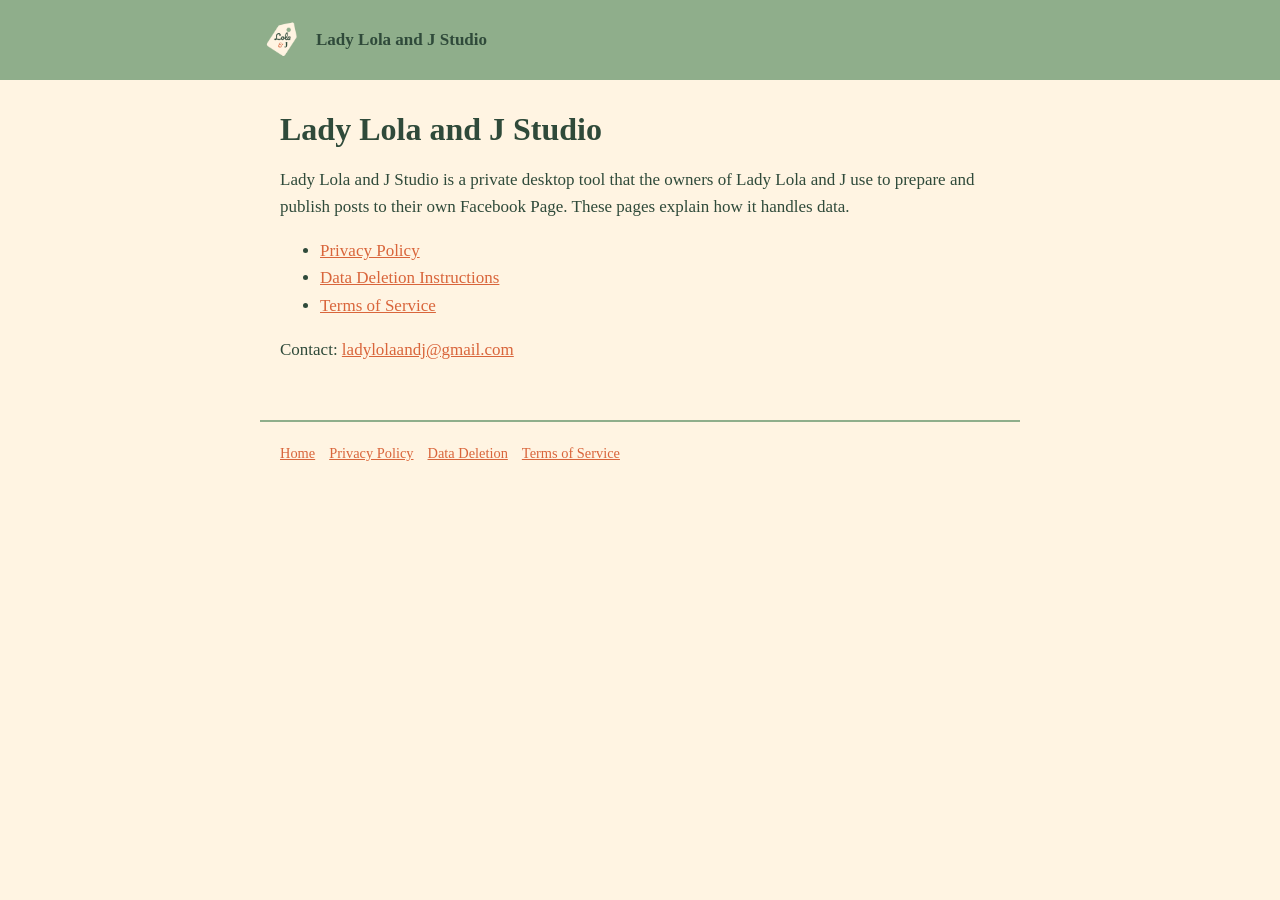
<file: index.html>
<!doctype html>
<html lang="en">
<head>
<meta charset="utf-8">
<meta name="viewport" content="width=device-width, initial-scale=1">
<title>Lady Lola and J Studio</title>
<meta name="description" content="Legal pages for the Lady Lola and J Studio app.">
<link rel="stylesheet" href="style.css">
</head>
<body>
<header><div class="in"><a href="index.html"><img src="app-icon-1024.png" alt="Lady Lola and J logo"> Lady Lola and J Studio</a></div></header>
<main>
<h1>Lady Lola and J Studio</h1>
<p>Lady Lola and J Studio is a private desktop tool that the owners of Lady Lola and J use to prepare and publish posts to their own Facebook Page. These pages explain how it handles data.</p>
<ul>
<li><a href="privacy.html">Privacy Policy</a></li>
<li><a href="data-deletion.html">Data Deletion Instructions</a></li>
<li><a href="terms.html">Terms of Service</a></li>
</ul>
<p>Contact: <a href="mailto:ladylolaandj@gmail.com">ladylolaandj@gmail.com</a></p>
</main>
<footer><a href="index.html">Home</a><a href="privacy.html">Privacy Policy</a><a href="data-deletion.html">Data Deletion</a><a href="terms.html">Terms of Service</a></footer>
</body>
</html>
</file>
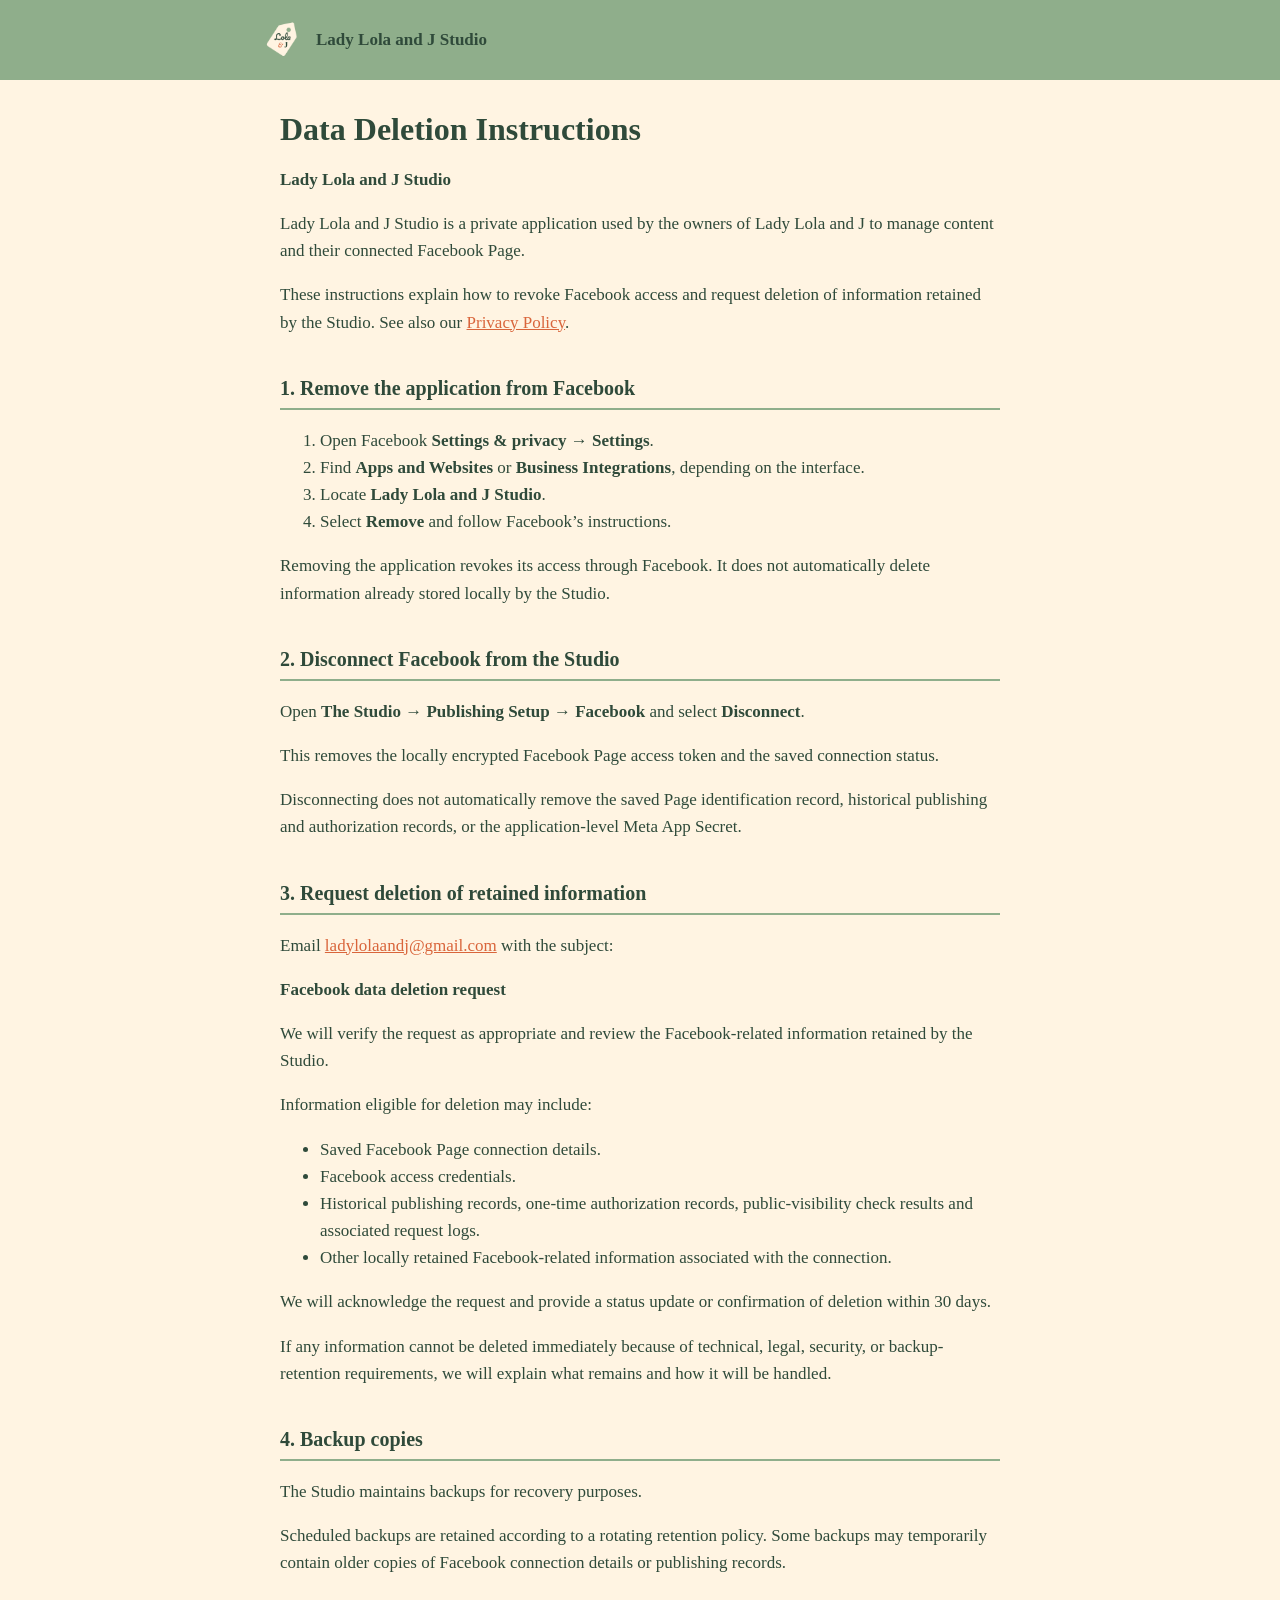
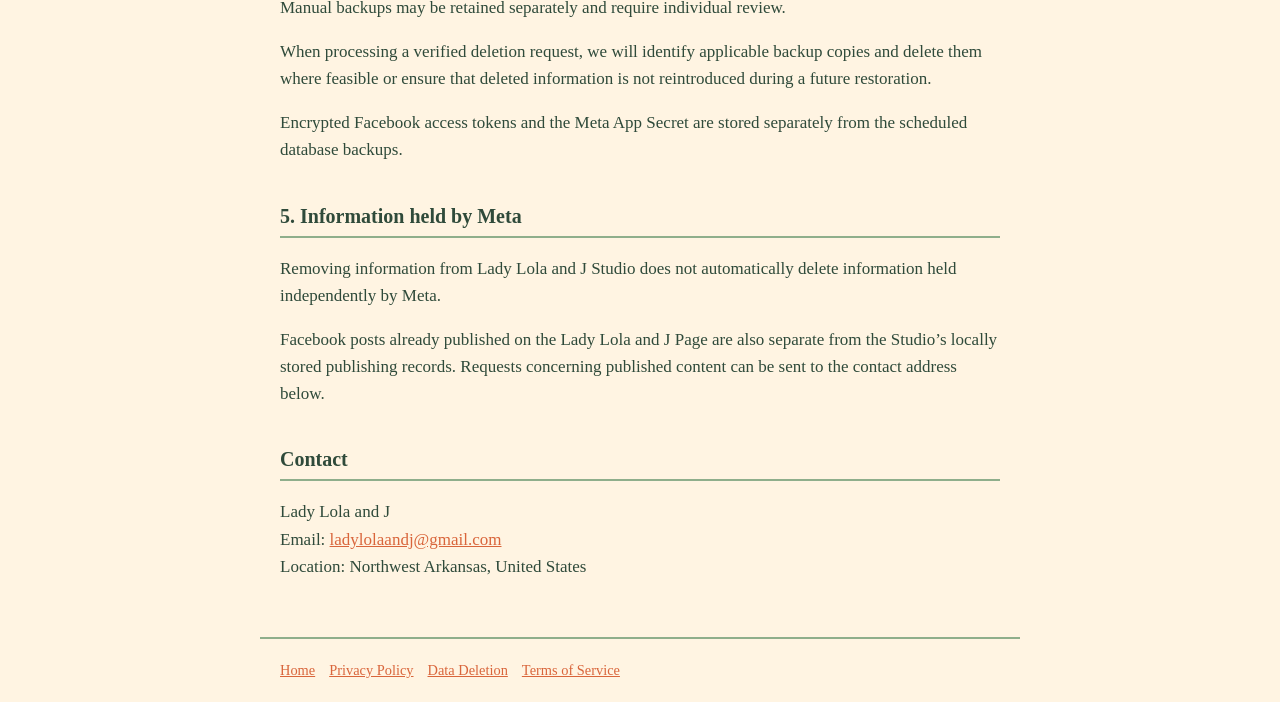
<file: data-deletion.html>
<!doctype html>
<html lang="en">
<head>
<meta charset="utf-8">
<meta name="viewport" content="width=device-width, initial-scale=1">
<title>Data Deletion Instructions - Lady Lola and J Studio</title>
<meta name="description" content="How to revoke Facebook access to the Lady Lola and J Studio app and request deletion of retained information.">
<link rel="stylesheet" href="style.css">
</head>
<body>
<header><div class="in"><a href="index.html"><img src="app-icon-1024.png" alt="Lady Lola and J logo"> Lady Lola and J Studio</a></div></header>
<main>
<h1>Data Deletion Instructions</h1>
<p><strong>Lady Lola and J Studio</strong></p>
<p>Lady Lola and J Studio is a private application used by the owners of Lady Lola and J to manage content and their connected Facebook Page.</p>
<p>These instructions explain how to revoke Facebook access and request deletion of information retained by the Studio. See also our <a href="privacy.html">Privacy Policy</a>.</p>

<h2>1. Remove the application from Facebook</h2>
<ol>
<li>Open Facebook <strong>Settings &amp; privacy</strong> &rarr; <strong>Settings</strong>.</li>
<li>Find <strong>Apps and Websites</strong> or <strong>Business Integrations</strong>, depending on the interface.</li>
<li>Locate <strong>Lady Lola and J Studio</strong>.</li>
<li>Select <strong>Remove</strong> and follow Facebook&rsquo;s instructions.</li>
</ol>
<p>Removing the application revokes its access through Facebook. It does not automatically delete information already stored locally by the Studio.</p>

<h2>2. Disconnect Facebook from the Studio</h2>
<p>Open <strong>The Studio</strong> &rarr; <strong>Publishing Setup</strong> &rarr; <strong>Facebook</strong> and select <strong>Disconnect</strong>.</p>
<p>This removes the locally encrypted Facebook Page access token and the saved connection status.</p>
<p>Disconnecting does not automatically remove the saved Page identification record, historical publishing and authorization records, or the application-level Meta App Secret.</p>

<h2>3. Request deletion of retained information</h2>
<p>Email <a href="mailto:ladylolaandj@gmail.com?subject=Facebook%20data%20deletion%20request">ladylolaandj@gmail.com</a> with the subject:</p>
<p><strong>Facebook data deletion request</strong></p>
<p>We will verify the request as appropriate and review the Facebook-related information retained by the Studio.</p>
<p>Information eligible for deletion may include:</p>
<ul>
<li>Saved Facebook Page connection details.</li>
<li>Facebook access credentials.</li>
<li>Historical publishing records, one-time authorization records, public-visibility check results and associated request logs.</li>
<li>Other locally retained Facebook-related information associated with the connection.</li>
</ul>
<p>We will acknowledge the request and provide a status update or confirmation of deletion within 30 days.</p>
<p>If any information cannot be deleted immediately because of technical, legal, security, or backup-retention requirements, we will explain what remains and how it will be handled.</p>

<h2>4. Backup copies</h2>
<p>The Studio maintains backups for recovery purposes.</p>
<p>Scheduled backups are retained according to a rotating retention policy. Some backups may temporarily contain older copies of Facebook connection details or publishing records.</p>
<p>Manual backups may be retained separately and require individual review.</p>
<p>When processing a verified deletion request, we will identify applicable backup copies and delete them where feasible or ensure that deleted information is not reintroduced during a future restoration.</p>
<p>Encrypted Facebook access tokens and the Meta App Secret are stored separately from the scheduled database backups.</p>

<h2>5. Information held by Meta</h2>
<p>Removing information from Lady Lola and J Studio does not automatically delete information held independently by Meta.</p>
<p>Facebook posts already published on the Lady Lola and J Page are also separate from the Studio&rsquo;s locally stored publishing records. Requests concerning published content can be sent to the contact address below.</p>

<h2>Contact</h2>
<p>Lady Lola and J<br>Email: <a href="mailto:ladylolaandj@gmail.com">ladylolaandj@gmail.com</a><br>Location: Northwest Arkansas, United States</p>
</main>
<footer><a href="index.html">Home</a><a href="privacy.html">Privacy Policy</a><a href="data-deletion.html">Data Deletion</a><a href="terms.html">Terms of Service</a></footer>
</body>
</html>
</file>
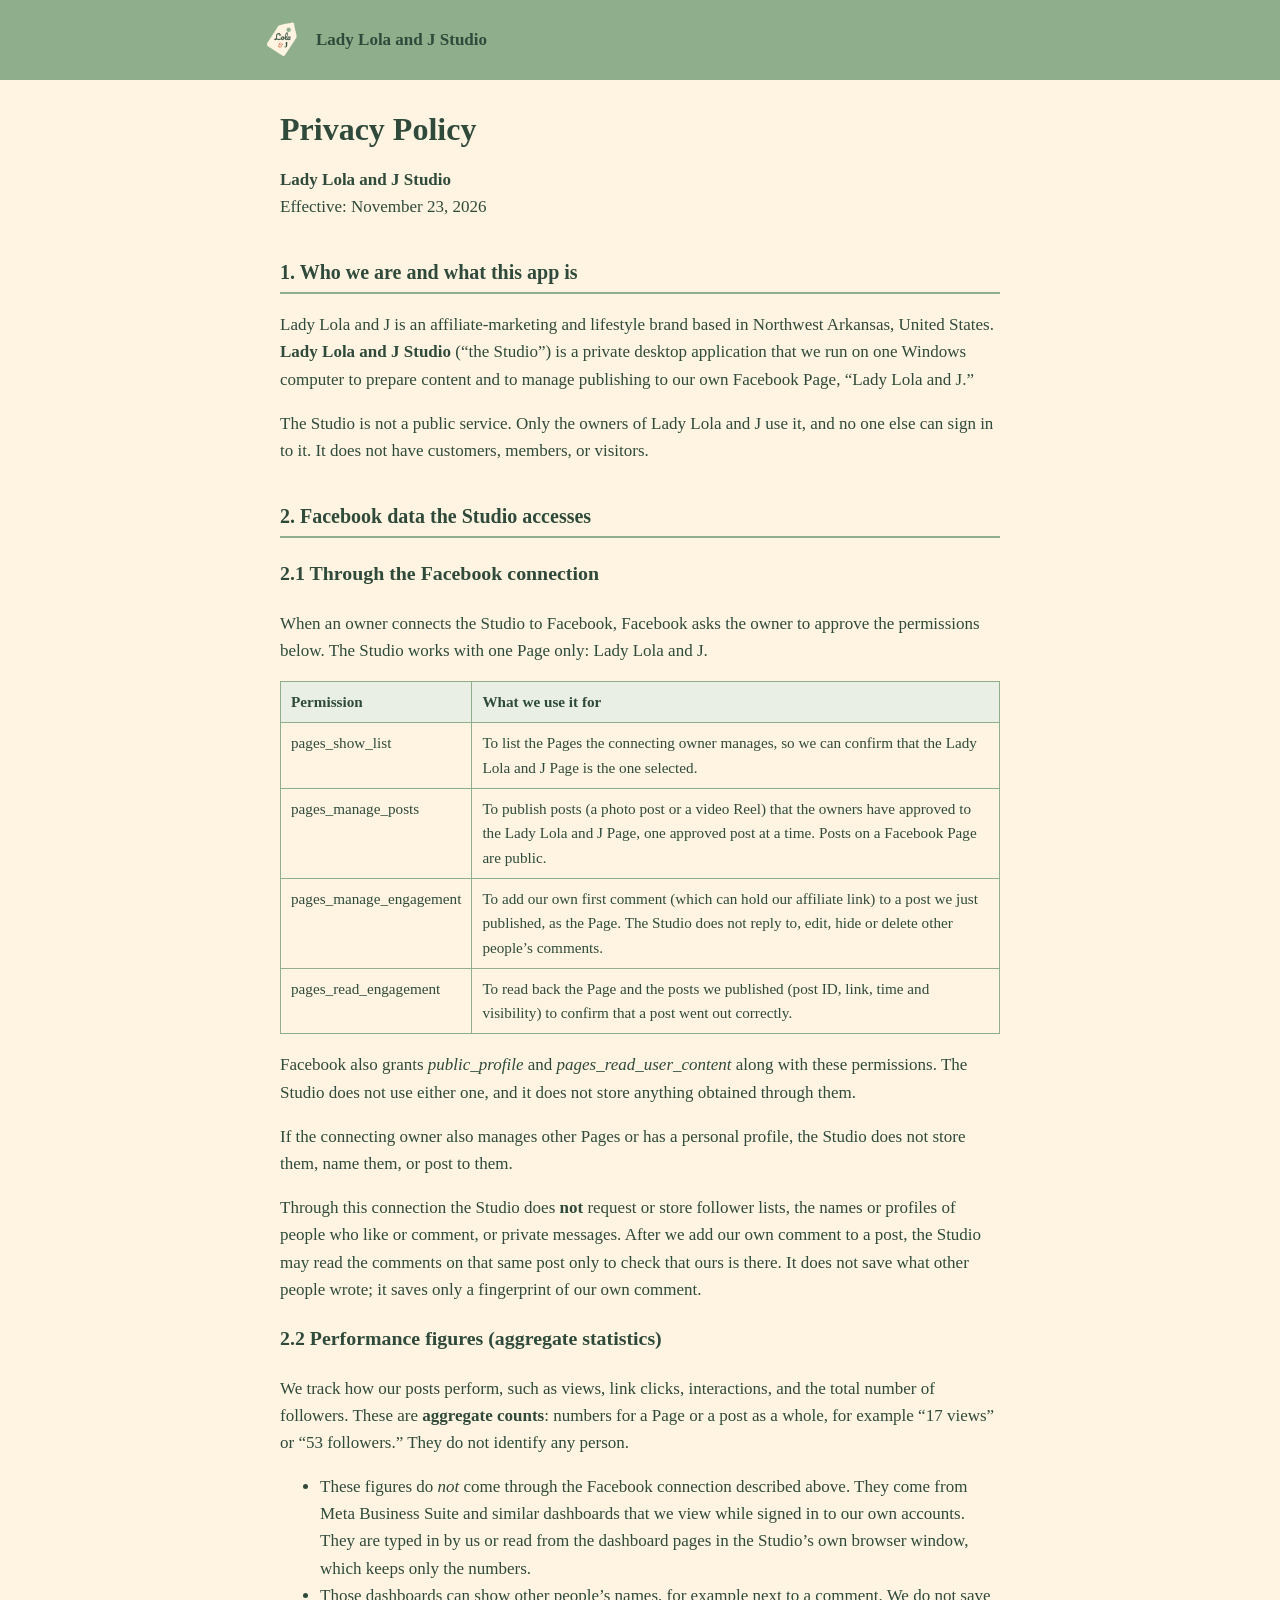
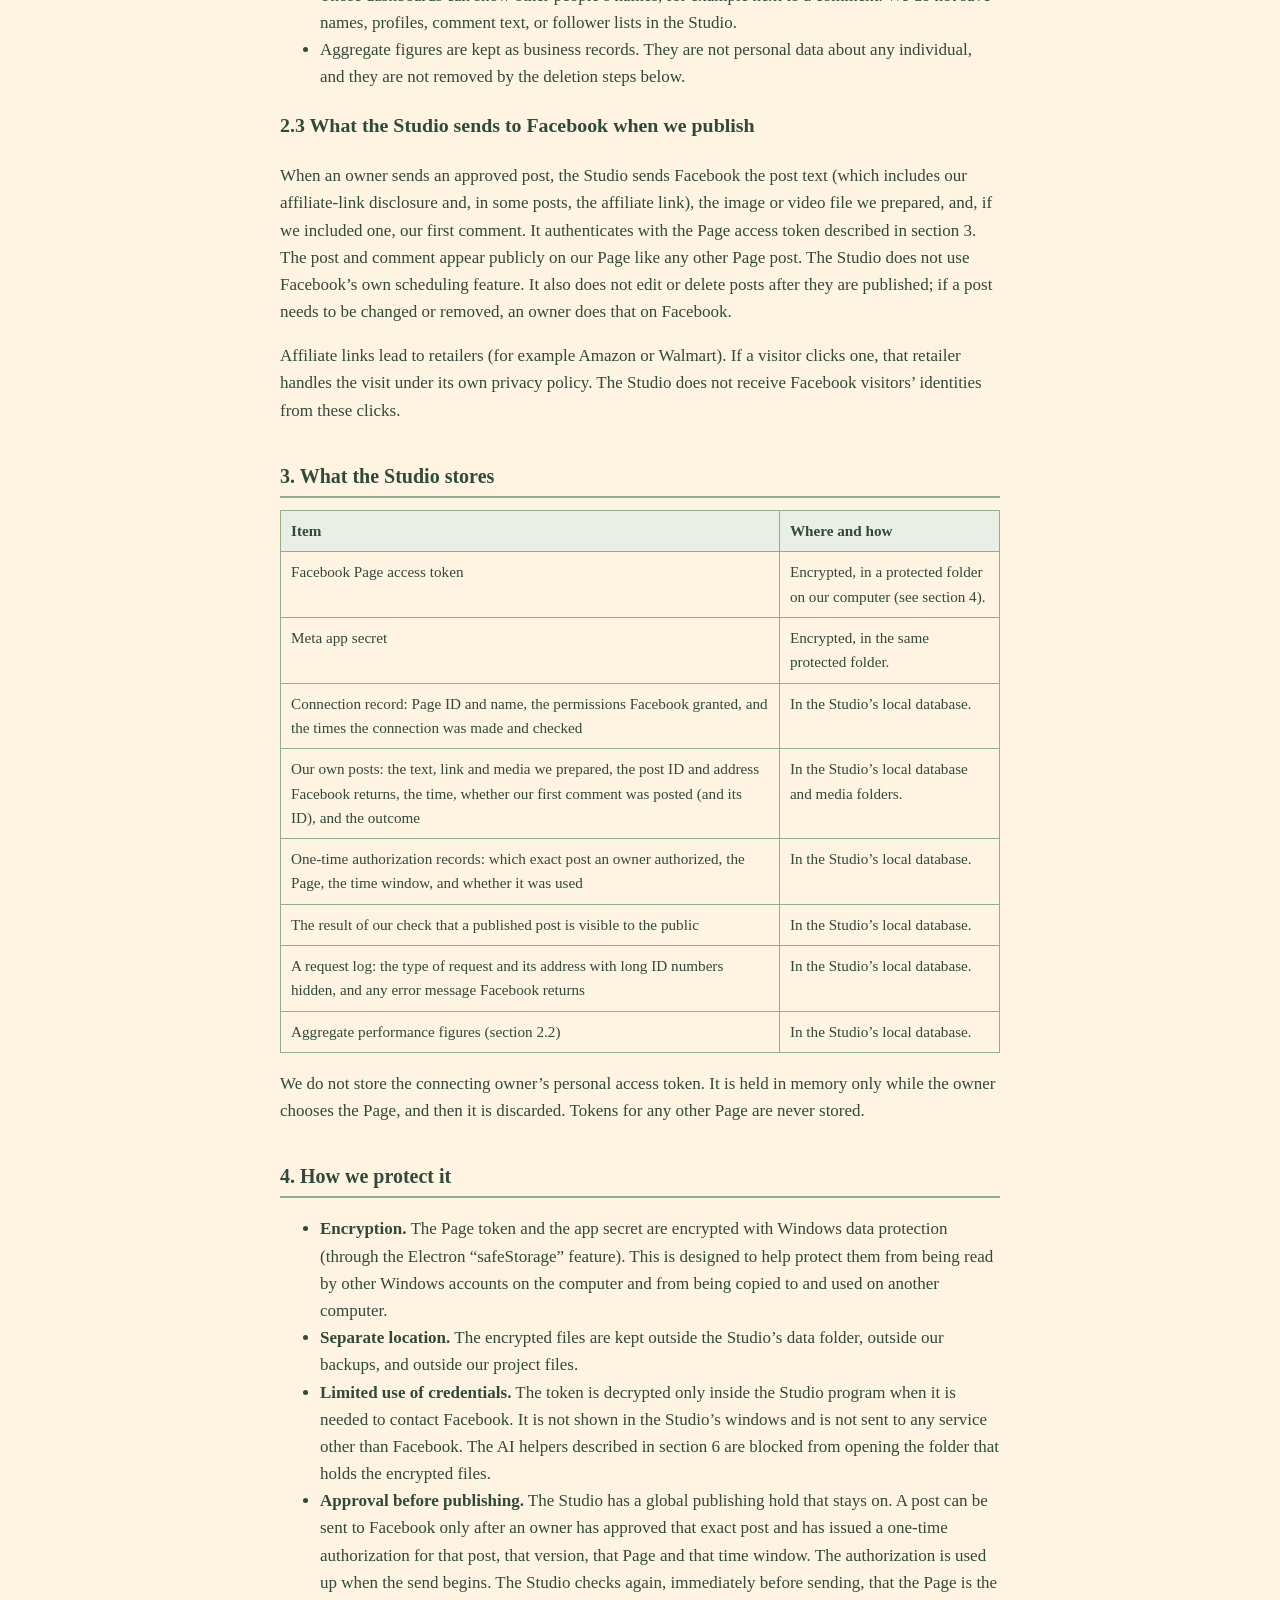
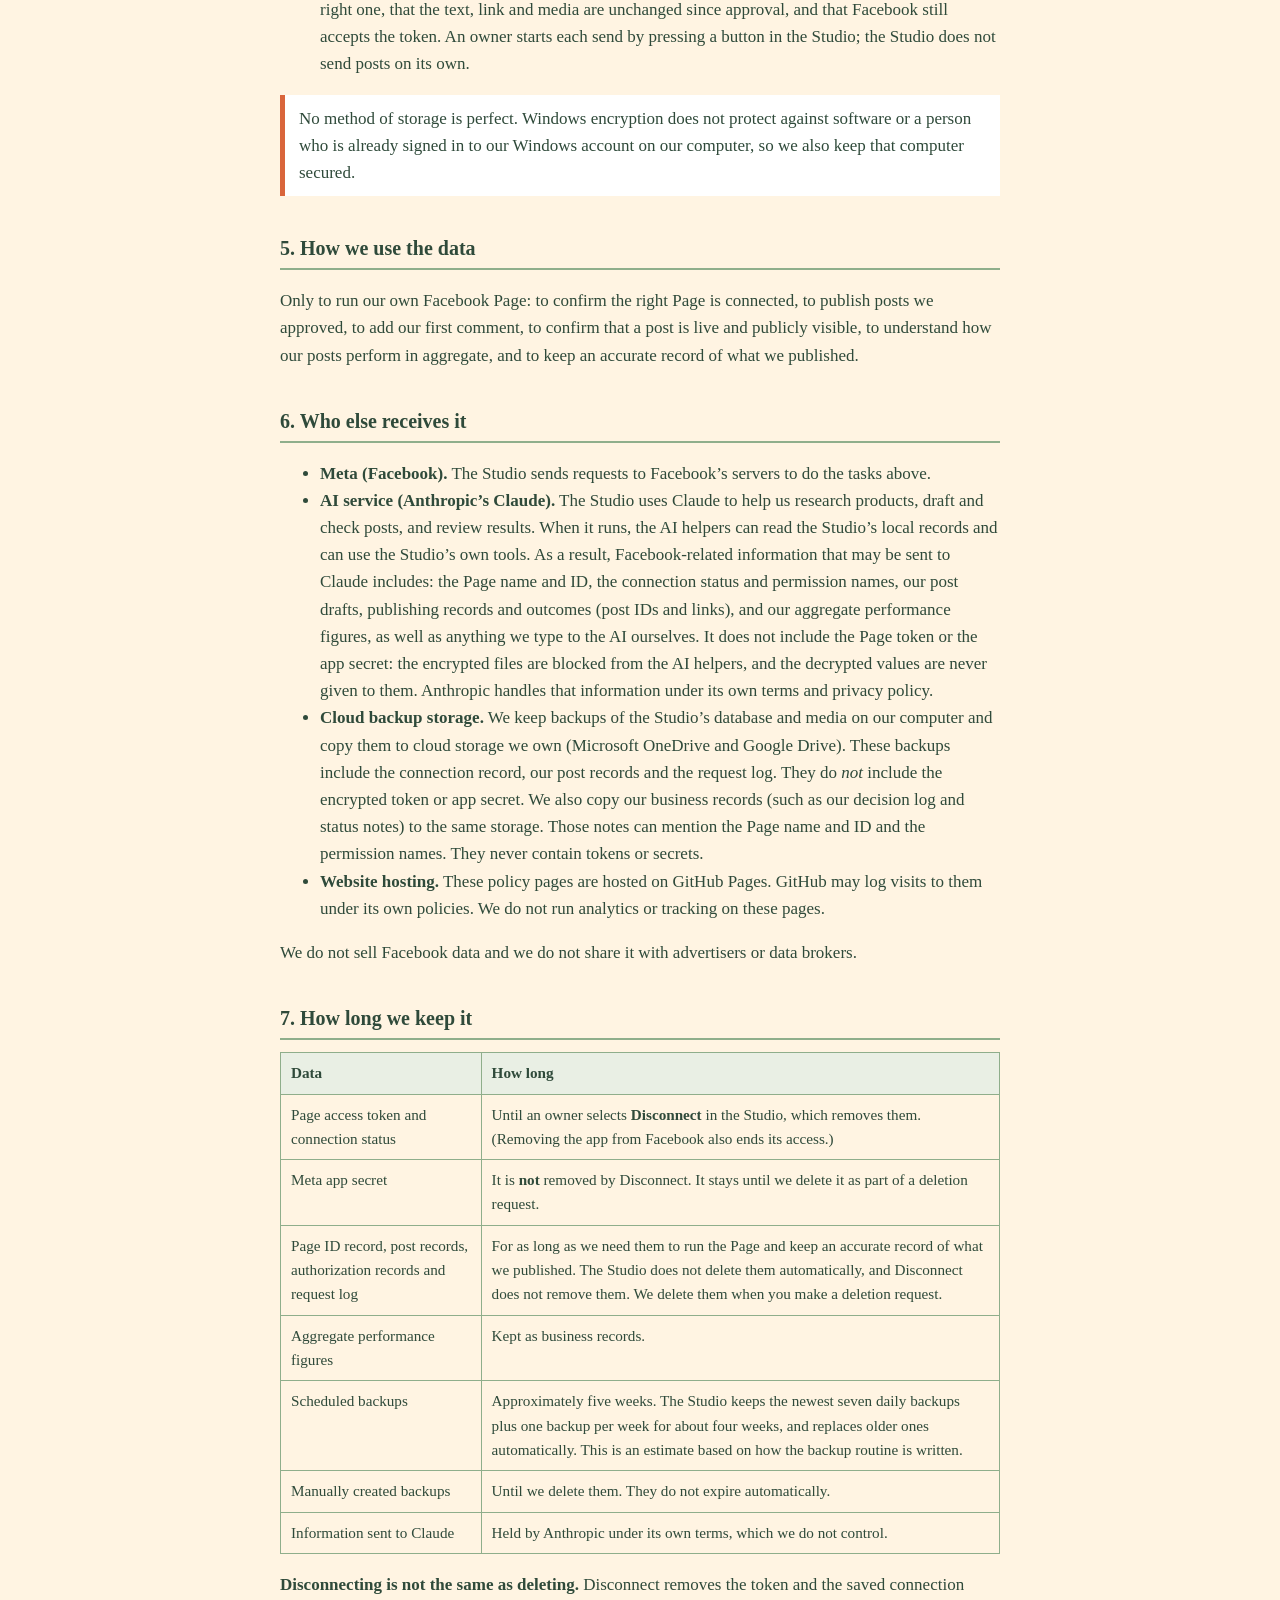
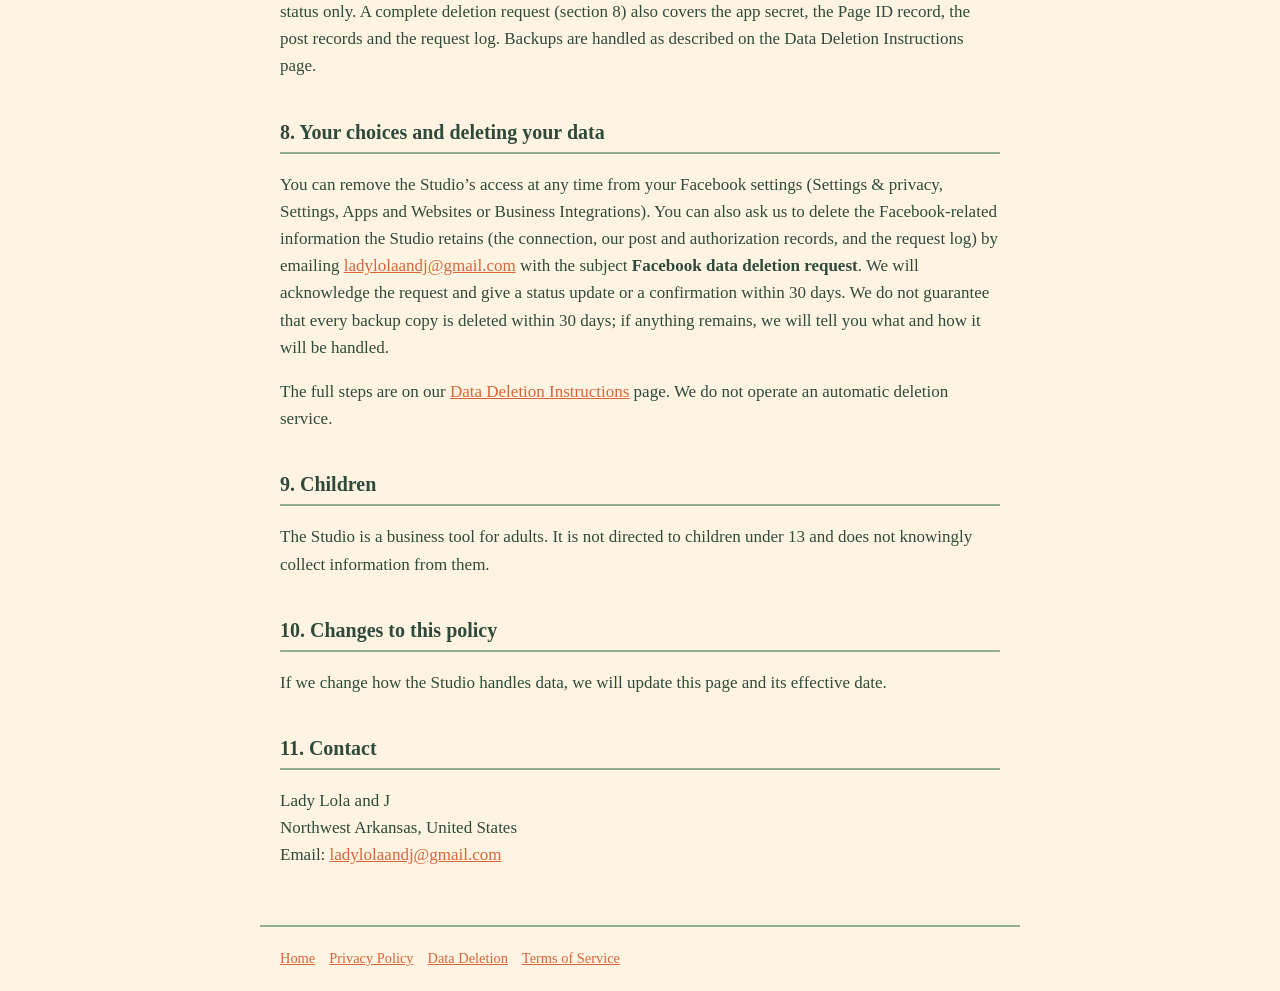
<file: privacy.html>
<!doctype html>
<html lang="en">
<head>
<meta charset="utf-8">
<meta name="viewport" content="width=device-width, initial-scale=1">
<title>Privacy Policy - Lady Lola and J Studio</title>
<meta name="description" content="How the Lady Lola and J Studio app handles Facebook Page data.">
<link rel="stylesheet" href="style.css">
</head>
<body>
<header><div class="in"><a href="index.html"><img src="app-icon-1024.png" alt="Lady Lola and J logo"> Lady Lola and J Studio</a></div></header>
<main>
<h1>Privacy Policy</h1>
<p><strong>Lady Lola and J Studio</strong><br>Effective: November 23, 2026</p>

<h2>1. Who we are and what this app is</h2>
<p>Lady Lola and J is an affiliate-marketing and lifestyle brand based in Northwest Arkansas, United States. <strong>Lady Lola and J Studio</strong> (&ldquo;the Studio&rdquo;) is a private desktop application that we run on one Windows computer to prepare content and to manage publishing to our own Facebook Page, &ldquo;Lady Lola and J.&rdquo;</p>
<p>The Studio is not a public service. Only the owners of Lady Lola and J use it, and no one else can sign in to it. It does not have customers, members, or visitors.</p>

<h2>2. Facebook data the Studio accesses</h2>
<h3>2.1 Through the Facebook connection</h3>
<p>When an owner connects the Studio to Facebook, Facebook asks the owner to approve the permissions below. The Studio works with one Page only: Lady Lola and J.</p>
<table>
<tr><th>Permission</th><th>What we use it for</th></tr>
<tr><td>pages_show_list</td><td>To list the Pages the connecting owner manages, so we can confirm that the Lady Lola and J Page is the one selected.</td></tr>
<tr><td>pages_manage_posts</td><td>To publish posts (a photo post or a video Reel) that the owners have approved to the Lady Lola and J Page, one approved post at a time. Posts on a Facebook Page are public.</td></tr>
<tr><td>pages_manage_engagement</td><td>To add our own first comment (which can hold our affiliate link) to a post we just published, as the Page. The Studio does not reply to, edit, hide or delete other people&rsquo;s comments.</td></tr>
<tr><td>pages_read_engagement</td><td>To read back the Page and the posts we published (post ID, link, time and visibility) to confirm that a post went out correctly.</td></tr>
</table>
<p>Facebook also grants <em>public_profile</em> and <em>pages_read_user_content</em> along with these permissions. The Studio does not use either one, and it does not store anything obtained through them.</p>
<p>If the connecting owner also manages other Pages or has a personal profile, the Studio does not store them, name them, or post to them.</p>
<p>Through this connection the Studio does <strong>not</strong> request or store follower lists, the names or profiles of people who like or comment, or private messages. After we add our own comment to a post, the Studio may read the comments on that same post only to check that ours is there. It does not save what other people wrote; it saves only a fingerprint of our own comment.</p>

<h3>2.2 Performance figures (aggregate statistics)</h3>
<p>We track how our posts perform, such as views, link clicks, interactions, and the total number of followers. These are <strong>aggregate counts</strong>: numbers for a Page or a post as a whole, for example &ldquo;17 views&rdquo; or &ldquo;53 followers.&rdquo; They do not identify any person.</p>
<ul>
<li>These figures do <em>not</em> come through the Facebook connection described above. They come from Meta Business Suite and similar dashboards that we view while signed in to our own accounts. They are typed in by us or read from the dashboard pages in the Studio&rsquo;s own browser window, which keeps only the numbers.</li>
<li>Those dashboards can show other people&rsquo;s names, for example next to a comment. We do not save names, profiles, comment text, or follower lists in the Studio.</li>
<li>Aggregate figures are kept as business records. They are not personal data about any individual, and they are not removed by the deletion steps below.</li>
</ul>

<h3>2.3 What the Studio sends to Facebook when we publish</h3>
<p>When an owner sends an approved post, the Studio sends Facebook the post text (which includes our affiliate-link disclosure and, in some posts, the affiliate link), the image or video file we prepared, and, if we included one, our first comment. It authenticates with the Page access token described in section 3. The post and comment appear publicly on our Page like any other Page post. The Studio does not use Facebook&rsquo;s own scheduling feature. It also does not edit or delete posts after they are published; if a post needs to be changed or removed, an owner does that on Facebook.</p>
<p>Affiliate links lead to retailers (for example Amazon or Walmart). If a visitor clicks one, that retailer handles the visit under its own privacy policy. The Studio does not receive Facebook visitors&rsquo; identities from these clicks.</p>

<h2>3. What the Studio stores</h2>
<table>
<tr><th>Item</th><th>Where and how</th></tr>
<tr><td>Facebook Page access token</td><td>Encrypted, in a protected folder on our computer (see section 4).</td></tr>
<tr><td>Meta app secret</td><td>Encrypted, in the same protected folder.</td></tr>
<tr><td>Connection record: Page ID and name, the permissions Facebook granted, and the times the connection was made and checked</td><td>In the Studio&rsquo;s local database.</td></tr>
<tr><td>Our own posts: the text, link and media we prepared, the post ID and address Facebook returns, the time, whether our first comment was posted (and its ID), and the outcome</td><td>In the Studio&rsquo;s local database and media folders.</td></tr>
<tr><td>One-time authorization records: which exact post an owner authorized, the Page, the time window, and whether it was used</td><td>In the Studio&rsquo;s local database.</td></tr>
<tr><td>The result of our check that a published post is visible to the public</td><td>In the Studio&rsquo;s local database.</td></tr>
<tr><td>A request log: the type of request and its address with long ID numbers hidden, and any error message Facebook returns</td><td>In the Studio&rsquo;s local database.</td></tr>
<tr><td>Aggregate performance figures (section 2.2)</td><td>In the Studio&rsquo;s local database.</td></tr>
</table>
<p>We do not store the connecting owner&rsquo;s personal access token. It is held in memory only while the owner chooses the Page, and then it is discarded. Tokens for any other Page are never stored.</p>

<h2>4. How we protect it</h2>
<ul>
<li><strong>Encryption.</strong> The Page token and the app secret are encrypted with Windows data protection (through the Electron &ldquo;safeStorage&rdquo; feature). This is designed to help protect them from being read by other Windows accounts on the computer and from being copied to and used on another computer.</li>
<li><strong>Separate location.</strong> The encrypted files are kept outside the Studio&rsquo;s data folder, outside our backups, and outside our project files.</li>
<li><strong>Limited use of credentials.</strong> The token is decrypted only inside the Studio program when it is needed to contact Facebook. It is not shown in the Studio&rsquo;s windows and is not sent to any service other than Facebook. The AI helpers described in section 6 are blocked from opening the folder that holds the encrypted files.</li>
<li><strong>Approval before publishing.</strong> The Studio has a global publishing hold that stays on. A post can be sent to Facebook only after an owner has approved that exact post and has issued a one-time authorization for that post, that version, that Page and that time window. The authorization is used up when the send begins. The Studio checks again, immediately before sending, that the Page is the right one, that the text, link and media are unchanged since approval, and that Facebook still accepts the token. An owner starts each send by pressing a button in the Studio; the Studio does not send posts on its own.</li>
</ul>
<div class="note">No method of storage is perfect. Windows encryption does not protect against software or a person who is already signed in to our Windows account on our computer, so we also keep that computer secured.</div>

<h2>5. How we use the data</h2>
<p>Only to run our own Facebook Page: to confirm the right Page is connected, to publish posts we approved, to add our first comment, to confirm that a post is live and publicly visible, to understand how our posts perform in aggregate, and to keep an accurate record of what we published.</p>

<h2>6. Who else receives it</h2>
<ul>
<li><strong>Meta (Facebook).</strong> The Studio sends requests to Facebook&rsquo;s servers to do the tasks above.</li>
<li><strong>AI service (Anthropic&rsquo;s Claude).</strong> The Studio uses Claude to help us research products, draft and check posts, and review results. When it runs, the AI helpers can read the Studio&rsquo;s local records and can use the Studio&rsquo;s own tools. As a result, Facebook-related information that may be sent to Claude includes: the Page name and ID, the connection status and permission names, our post drafts, publishing records and outcomes (post IDs and links), and our aggregate performance figures, as well as anything we type to the AI ourselves. It does not include the Page token or the app secret: the encrypted files are blocked from the AI helpers, and the decrypted values are never given to them. Anthropic handles that information under its own terms and privacy policy.</li>
<li><strong>Cloud backup storage.</strong> We keep backups of the Studio&rsquo;s database and media on our computer and copy them to cloud storage we own (Microsoft OneDrive and Google Drive). These backups include the connection record, our post records and the request log. They do <em>not</em> include the encrypted token or app secret. We also copy our business records (such as our decision log and status notes) to the same storage. Those notes can mention the Page name and ID and the permission names. They never contain tokens or secrets.</li>
<li><strong>Website hosting.</strong> These policy pages are hosted on GitHub Pages. GitHub may log visits to them under its own policies. We do not run analytics or tracking on these pages.</li>
</ul>
<p>We do not sell Facebook data and we do not share it with advertisers or data brokers.</p>

<h2>7. How long we keep it</h2>
<table>
<tr><th>Data</th><th>How long</th></tr>
<tr><td>Page access token and connection status</td><td>Until an owner selects <strong>Disconnect</strong> in the Studio, which removes them. (Removing the app from Facebook also ends its access.)</td></tr>
<tr><td>Meta app secret</td><td>It is <strong>not</strong> removed by Disconnect. It stays until we delete it as part of a deletion request.</td></tr>
<tr><td>Page ID record, post records, authorization records and request log</td><td>For as long as we need them to run the Page and keep an accurate record of what we published. The Studio does not delete them automatically, and Disconnect does not remove them. We delete them when you make a deletion request.</td></tr>
<tr><td>Aggregate performance figures</td><td>Kept as business records.</td></tr>
<tr><td>Scheduled backups</td><td>Approximately five weeks. The Studio keeps the newest seven daily backups plus one backup per week for about four weeks, and replaces older ones automatically. This is an estimate based on how the backup routine is written.</td></tr>
<tr><td>Manually created backups</td><td>Until we delete them. They do not expire automatically.</td></tr>
<tr><td>Information sent to Claude</td><td>Held by Anthropic under its own terms, which we do not control.</td></tr>
</table>
<p><strong>Disconnecting is not the same as deleting.</strong> Disconnect removes the token and the saved connection status only. A complete deletion request (section 8) also covers the app secret, the Page ID record, the post records and the request log. Backups are handled as described on the Data Deletion Instructions page.</p>

<h2>8. Your choices and deleting your data</h2>
<p>You can remove the Studio&rsquo;s access at any time from your Facebook settings (Settings &amp; privacy, Settings, Apps and Websites or Business Integrations). You can also ask us to delete the Facebook-related information the Studio retains (the connection, our post and authorization records, and the request log) by emailing <a href="mailto:ladylolaandj@gmail.com?subject=Facebook%20data%20deletion%20request">ladylolaandj@gmail.com</a> with the subject <strong>Facebook data deletion request</strong>. We will acknowledge the request and give a status update or a confirmation within 30 days. We do not guarantee that every backup copy is deleted within 30 days; if anything remains, we will tell you what and how it will be handled.</p>
<p>The full steps are on our <a href="data-deletion.html">Data Deletion Instructions</a> page. We do not operate an automatic deletion service.</p>

<h2>9. Children</h2>
<p>The Studio is a business tool for adults. It is not directed to children under 13 and does not knowingly collect information from them.</p>

<h2>10. Changes to this policy</h2>
<p>If we change how the Studio handles data, we will update this page and its effective date.</p>

<h2>11. Contact</h2>
<p>Lady Lola and J<br>Northwest Arkansas, United States<br>Email: <a href="mailto:ladylolaandj@gmail.com">ladylolaandj@gmail.com</a></p>
</main>
<footer><a href="index.html">Home</a><a href="privacy.html">Privacy Policy</a><a href="data-deletion.html">Data Deletion</a><a href="terms.html">Terms of Service</a></footer>
</body>
</html>
</file>
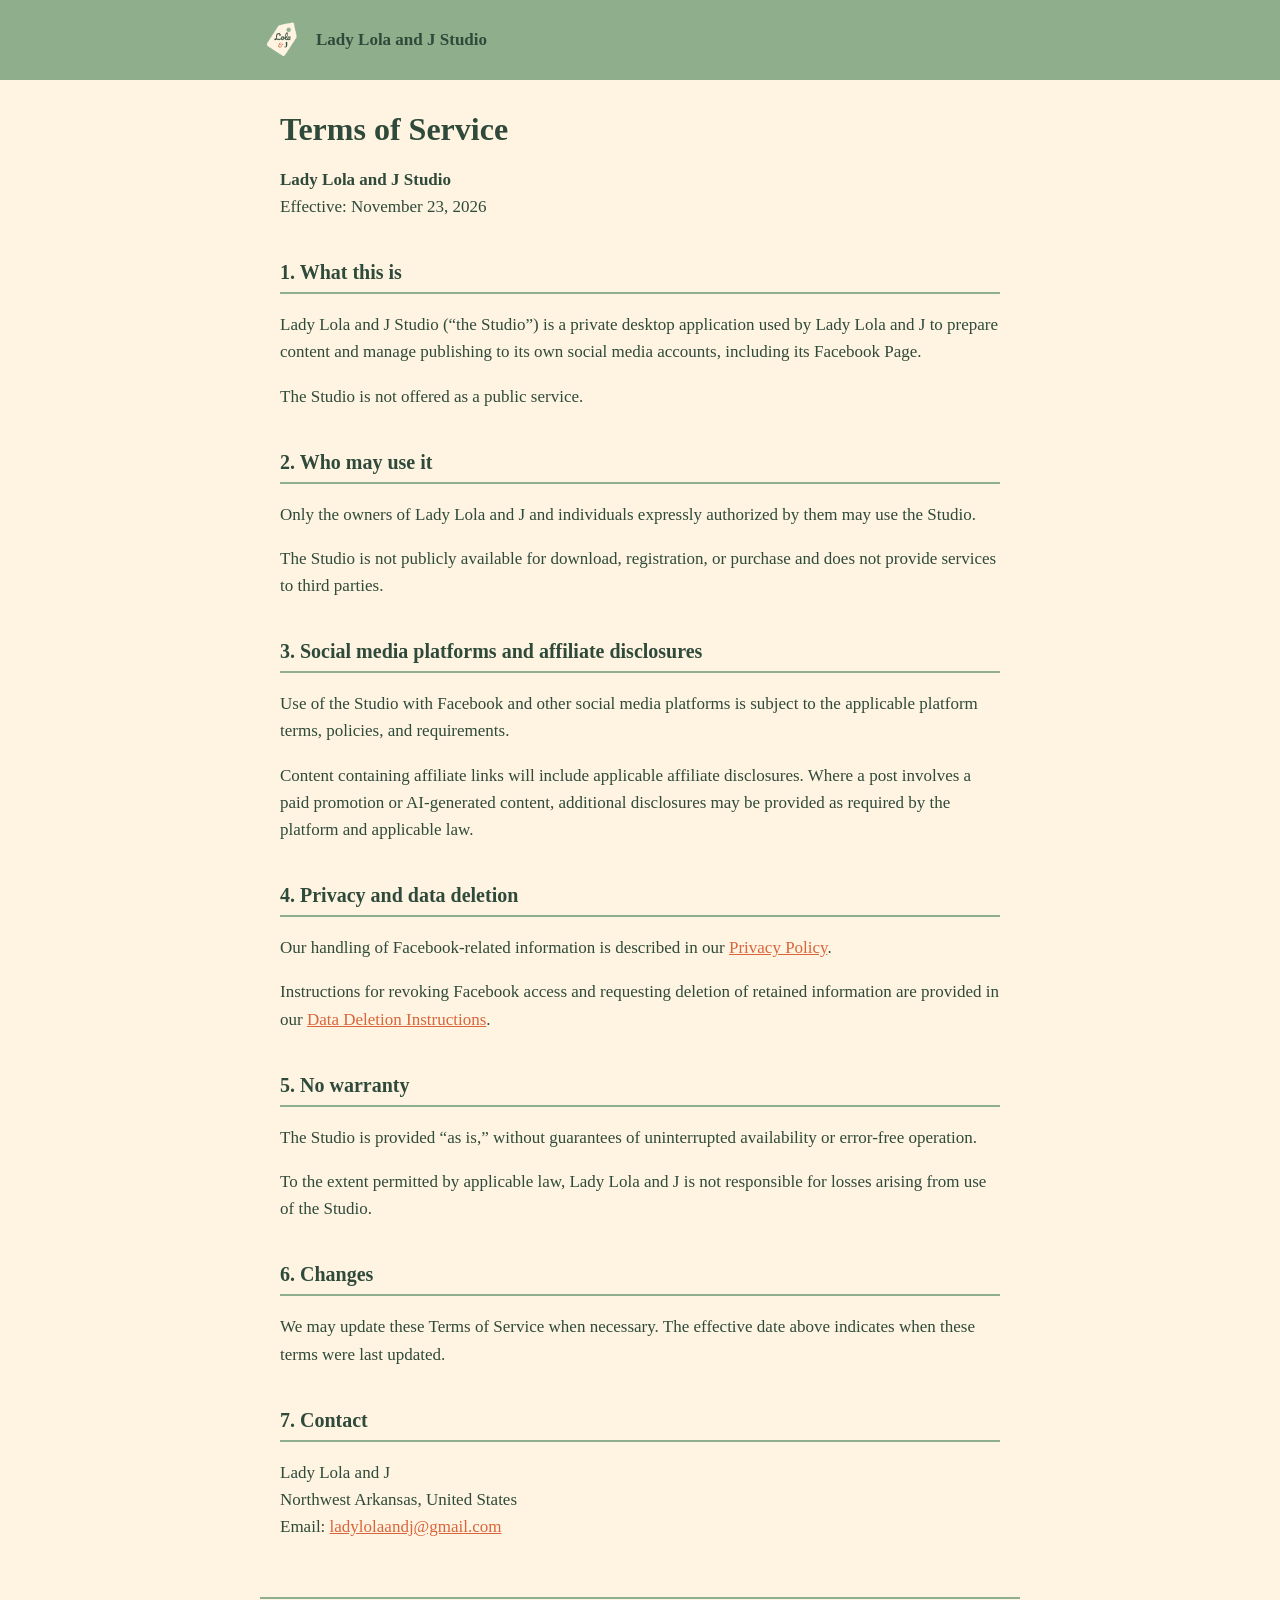
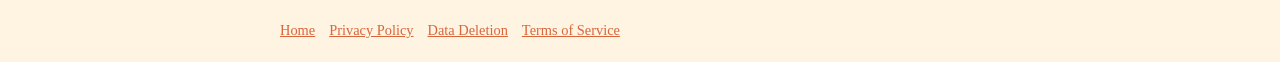
<file: terms.html>
<!doctype html>
<html lang="en">
<head>
<meta charset="utf-8">
<meta name="viewport" content="width=device-width, initial-scale=1">
<title>Terms of Service - Lady Lola and J Studio</title>
<meta name="description" content="Terms for the Lady Lola and J Studio app.">
<link rel="stylesheet" href="style.css">
</head>
<body>
<header><div class="in"><a href="index.html"><img src="app-icon-1024.png" alt="Lady Lola and J logo"> Lady Lola and J Studio</a></div></header>
<main>
<h1>Terms of Service</h1>
<p><strong>Lady Lola and J Studio</strong><br>Effective: November 23, 2026</p>

<h2>1. What this is</h2>
<p>Lady Lola and J Studio (&ldquo;the Studio&rdquo;) is a private desktop application used by Lady Lola and J to prepare content and manage publishing to its own social media accounts, including its Facebook Page.</p>
<p>The Studio is not offered as a public service.</p>

<h2>2. Who may use it</h2>
<p>Only the owners of Lady Lola and J and individuals expressly authorized by them may use the Studio.</p>
<p>The Studio is not publicly available for download, registration, or purchase and does not provide services to third parties.</p>

<h2>3. Social media platforms and affiliate disclosures</h2>
<p>Use of the Studio with Facebook and other social media platforms is subject to the applicable platform terms, policies, and requirements.</p>
<p>Content containing affiliate links will include applicable affiliate disclosures. Where a post involves a paid promotion or AI-generated content, additional disclosures may be provided as required by the platform and applicable law.</p>

<h2>4. Privacy and data deletion</h2>
<p>Our handling of Facebook-related information is described in our <a href="privacy.html">Privacy Policy</a>.</p>
<p>Instructions for revoking Facebook access and requesting deletion of retained information are provided in our <a href="data-deletion.html">Data Deletion Instructions</a>.</p>

<h2>5. No warranty</h2>
<p>The Studio is provided &ldquo;as is,&rdquo; without guarantees of uninterrupted availability or error-free operation.</p>
<p>To the extent permitted by applicable law, Lady Lola and J is not responsible for losses arising from use of the Studio.</p>

<h2>6. Changes</h2>
<p>We may update these Terms of Service when necessary. The effective date above indicates when these terms were last updated.</p>

<h2>7. Contact</h2>
<p>Lady Lola and J<br>Northwest Arkansas, United States<br>Email: <a href="mailto:ladylolaandj@gmail.com">ladylolaandj@gmail.com</a></p>
</main>
<footer><a href="index.html">Home</a><a href="privacy.html">Privacy Policy</a><a href="data-deletion.html">Data Deletion</a><a href="terms.html">Terms of Service</a></footer>
</body>
</html>
</file>
<file: style.css>
:root { --sage:#8FAE8B; --cream:#FFF4E2; --forest:#2F4A3A; --terracotta:#D9653B; }
* { box-sizing: border-box; }
body { margin:0; background:var(--cream); color:var(--forest); font:17px/1.6 Georgia, "Times New Roman", serif; }
header { background:var(--sage); padding:18px 20px; }
header .in, main, footer { max-width:760px; margin:0 auto; }
header a { color:var(--forest); text-decoration:none; font-weight:bold; display:flex; align-items:center; gap:12px; }
header img { width:44px; height:44px; border-radius:50%; }
main { padding:24px 20px 40px; }
h1 { font-size:2rem; line-height:1.2; margin:.2em 0 .1em; }
h2 { font-size:1.25rem; margin:1.8em 0 .4em; border-bottom:2px solid var(--sage); padding-bottom:.2em; }
a { color:var(--terracotta); }
table { border-collapse:collapse; width:100%; margin:.8em 0; font-size:.95rem; }
th, td { border:1px solid var(--sage); padding:8px 10px; text-align:left; vertical-align:top; }
th { background:#e9efe4; }
.note { background:#fff; border-left:5px solid var(--terracotta); padding:10px 14px; margin:1em 0; }
footer { padding:20px; border-top:2px solid var(--sage); font-size:.9rem; }
footer a { margin-right:14px; }
@media (max-width:560px) { body { font-size:16px; } h1 { font-size:1.6rem; } }
</file>
